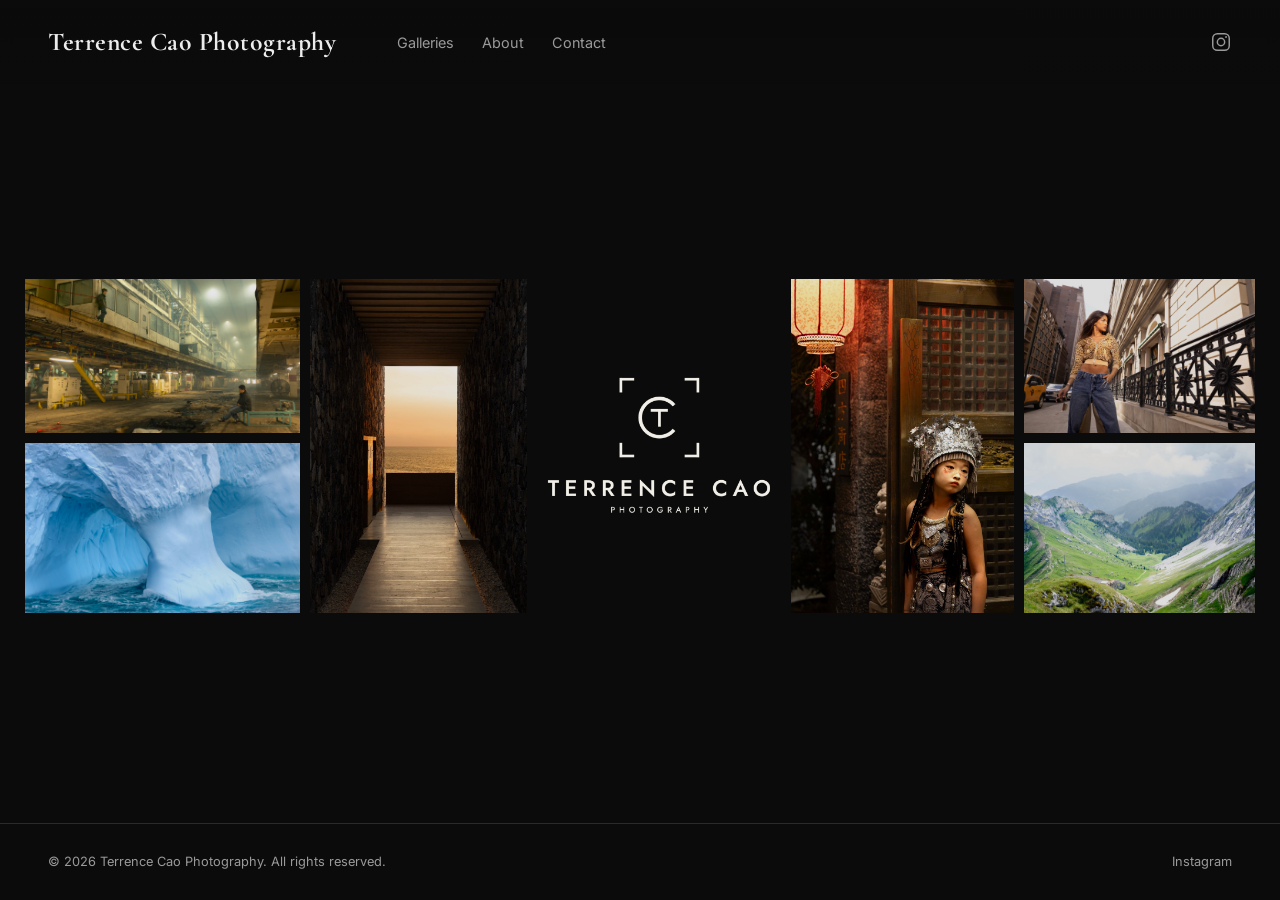
<file: index.html>
<!doctype html>
<html lang="en">
<head>
  <meta charset="utf-8">
  <meta name="viewport" content="width=device-width, initial-scale=1">
  <link rel="preconnect" href="https://fonts.googleapis.com">
  <link rel="preconnect" href="https://fonts.gstatic.com" crossorigin>
  <link href="https://fonts.googleapis.com/css2?family=Cormorant+Garamond:wght@400;500;700&family=Inter:wght@400;500&display=swap" rel="stylesheet">
  <link rel="stylesheet" href="css/style.css?v=20261119b">
  <title>Terrence Cao Photography</title>
  <meta name="description" content="Terrence Cao is a photographer from Texas. Award-winning industrial, landscape, Antarctic, street and portrait photography.">
  <link rel="canonical" href="https://terrencecaophoto.com/">
  <meta property="og:type" content="website">
  <meta property="og:site_name" content="Terrence Cao Photography">
  <meta property="og:title" content="Terrence Cao Photography">
  <meta property="og:description" content="Terrence Cao is a photographer from Texas. Award-winning industrial, landscape, Antarctic, street and portrait photography.">
  <meta property="og:image" content="https://terrencecaophoto.com/images/small/street/firstphotostreet.jpg">
  <meta name="twitter:card" content="summary_large_image">
  <link rel="icon" href="images/logo.png">
  <script type="application/ld+json">{"@context": "https://schema.org", "@type": "WebSite", "name": "Terrence Cao Photography", "url": "https://terrencecaophoto.com/"}</script>
  <script type="application/ld+json">{"@context": "https://schema.org", "@type": "Person", "name": "Terrence Cao", "url": "https://terrencecaophoto.com/", "image": "https://terrencecaophoto.com/images/about-portrait.jpg", "jobTitle": "Photographer", "affiliation": {"@type": "EducationalOrganization", "name": "St. Mark's School of Texas"}, "sameAs": ["https://www.instagram.com/terrence_cao_photo/"]}</script>
</head>
<body data-page="home">
  <main class="home">
    <h1 class="visually-hidden">Terrence Cao Photography</h1>
    <!-- A row of photos around your name. Choose the photos in the online
         editor (Home page), or they're taken from your galleries. -->
    <section class="home-strip" id="home-strip"></section>
  </main>
  <script src="js/site.js?v=20261119b"></script>
</body>
</html>
</file>
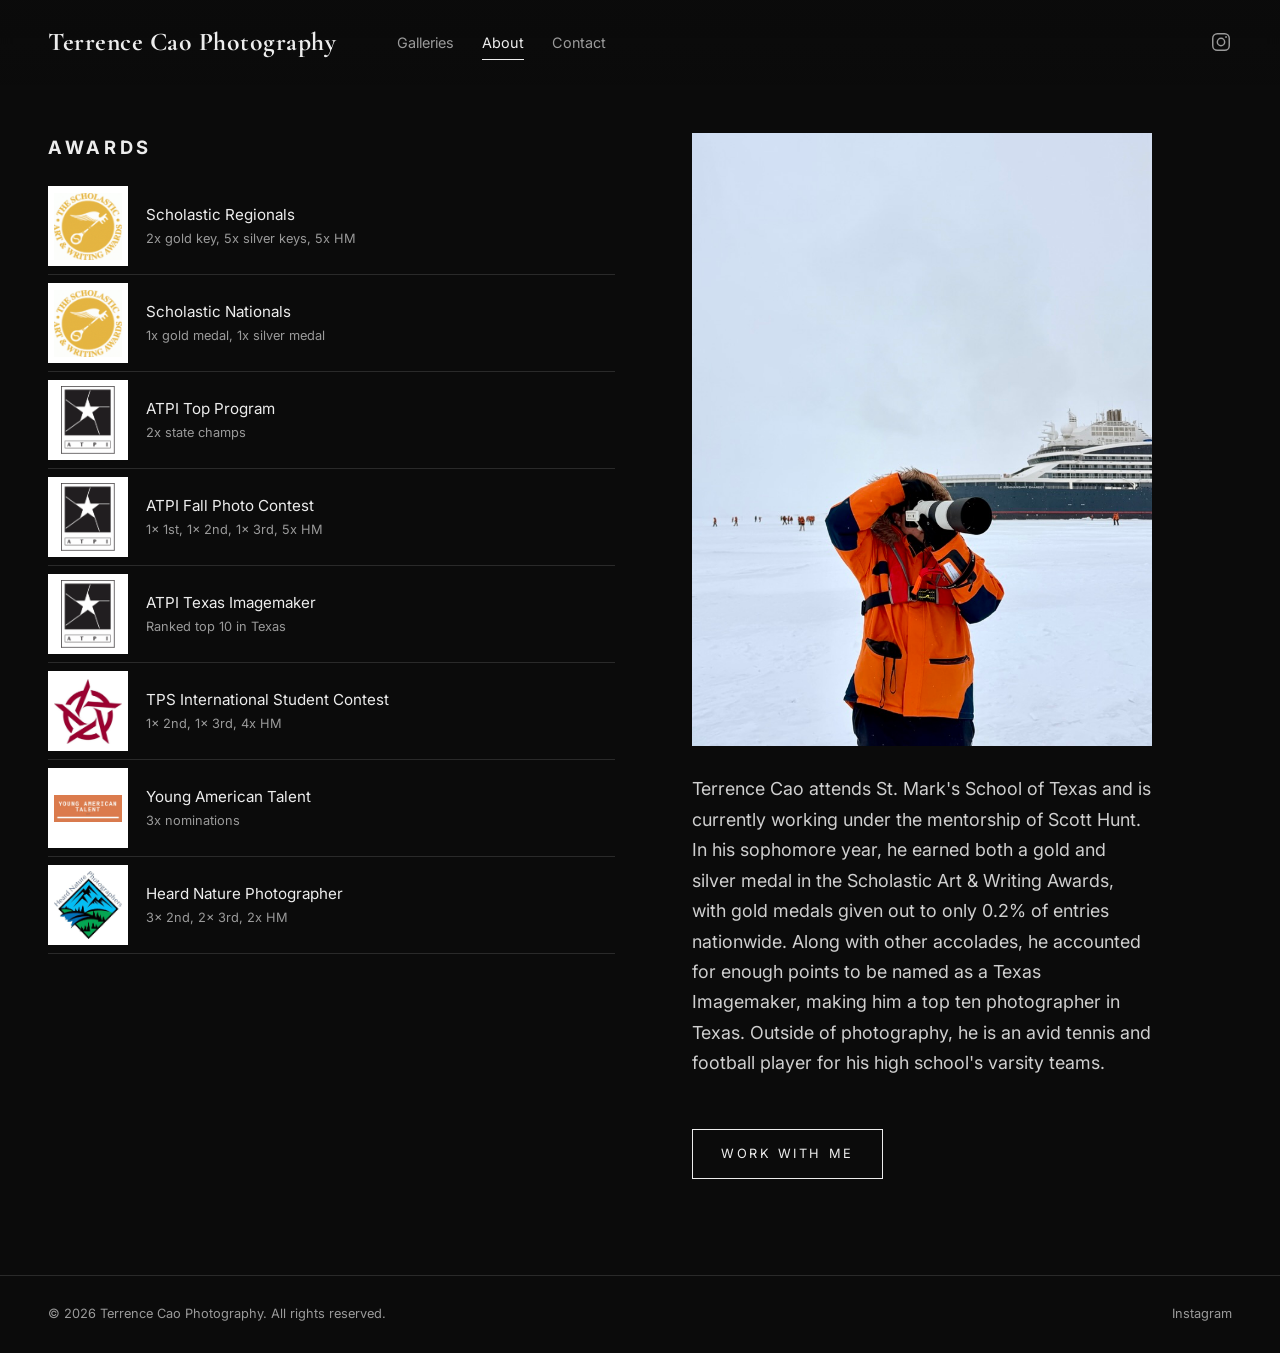
<file: about.html>
<!doctype html>
<html lang="en">
<head>
  <meta charset="utf-8">
  <meta name="viewport" content="width=device-width, initial-scale=1">
  <link rel="preconnect" href="https://fonts.googleapis.com">
  <link rel="preconnect" href="https://fonts.gstatic.com" crossorigin>
  <link href="https://fonts.googleapis.com/css2?family=Cormorant+Garamond:wght@400;500;700&family=Inter:wght@400;500&display=swap" rel="stylesheet">
  <link rel="stylesheet" href="css/style.css?v=20261119b">
  <title>About Terrence Cao — Terrence Cao Photography</title>
  <meta name="description" content="About Terrence Cao, a Texas photographer and Scholastic Art & Writing gold medalist ranked among the top ten Texas Imagemakers.">
  <link rel="canonical" href="https://terrencecaophoto.com/about.html">
  <meta property="og:type" content="website">
  <meta property="og:site_name" content="Terrence Cao Photography">
  <meta property="og:title" content="About Terrence Cao — Terrence Cao Photography">
  <meta property="og:description" content="About Terrence Cao, a Texas photographer and Scholastic Art & Writing gold medalist ranked among the top ten Texas Imagemakers.">
  <meta property="og:image" content="https://terrencecaophoto.com/images/small/street/firstphotostreet.jpg">
  <meta name="twitter:card" content="summary_large_image">
  <link rel="icon" href="images/logo.png">
  <script type="application/ld+json">{"@context": "https://schema.org", "@type": "Person", "name": "Terrence Cao", "url": "https://terrencecaophoto.com/", "image": "https://terrencecaophoto.com/images/about-portrait.jpg", "jobTitle": "Photographer", "affiliation": {"@type": "EducationalOrganization", "name": "St. Mark's School of Texas"}, "sameAs": ["https://www.instagram.com/terrence_cao_photo/"]}</script>
</head>
<body data-page="about">
  <main>
    <!-- Text and photo come from content/about.json (edit them in the online editor). -->
    <section class="about" id="about"></section>
  </main>
  <script src="js/site.js?v=20261119b"></script>
</body>
</html>
</file>
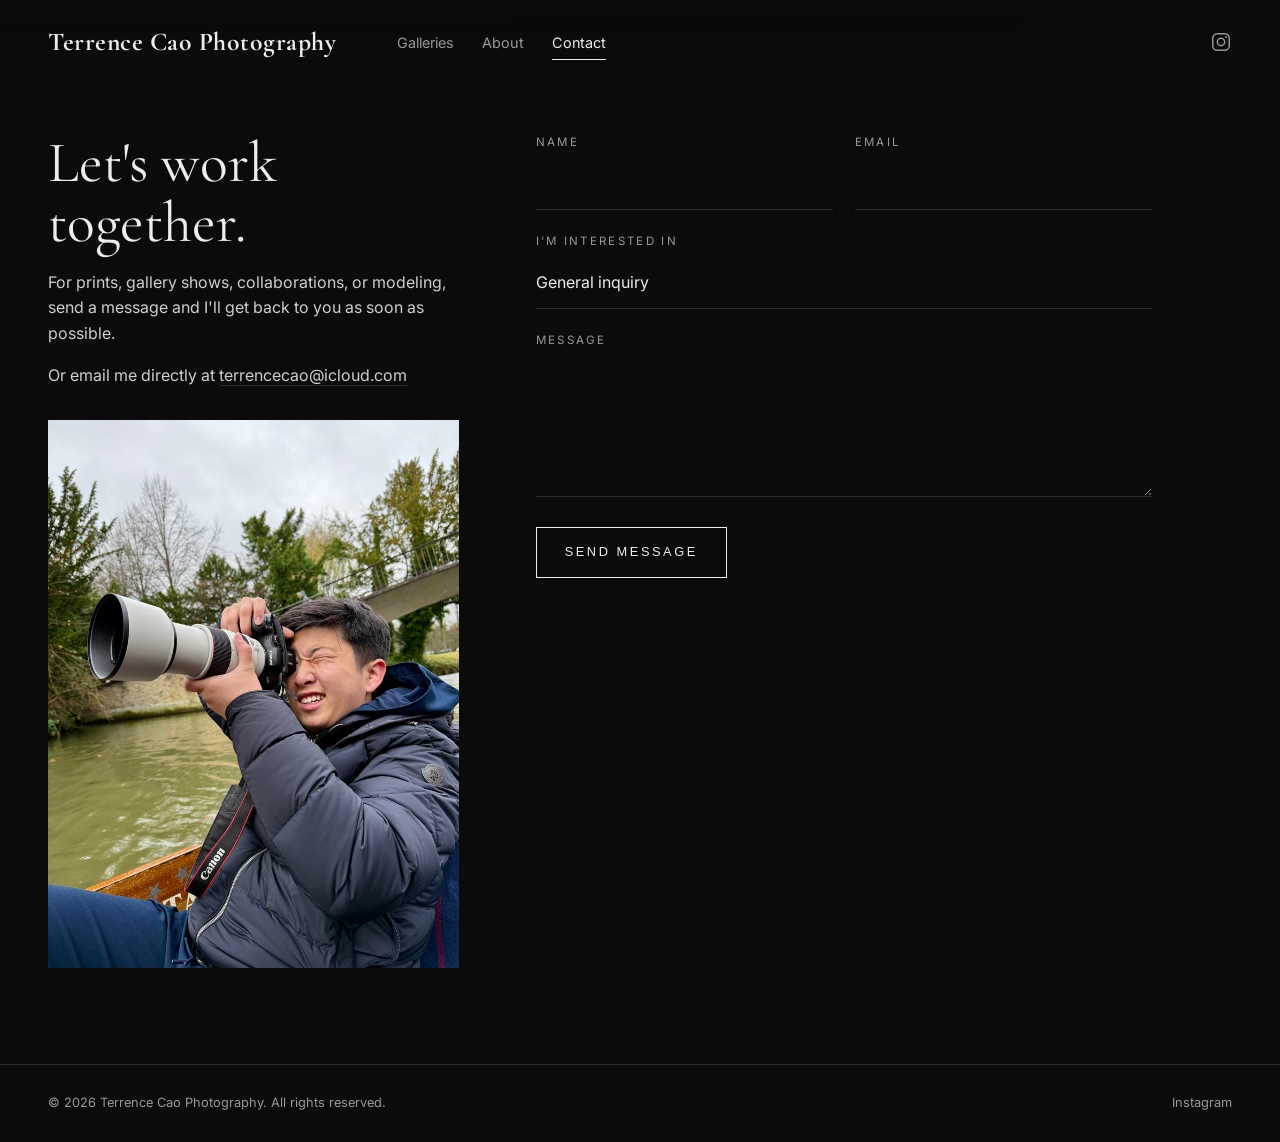
<file: contact.html>
<!doctype html>
<html lang="en">
<head>
  <meta charset="utf-8">
  <meta name="viewport" content="width=device-width, initial-scale=1">
  <link rel="preconnect" href="https://fonts.googleapis.com">
  <link rel="preconnect" href="https://fonts.gstatic.com" crossorigin>
  <link href="https://fonts.googleapis.com/css2?family=Cormorant+Garamond:wght@400;500;700&family=Inter:wght@400;500&display=swap" rel="stylesheet">
  <link rel="stylesheet" href="css/style.css?v=20261119b">
  <title>Contact — Terrence Cao Photography</title>
  <meta name="description" content="Contact Terrence Cao for prints, gallery shows, collaborations or modeling.">
  <link rel="canonical" href="https://terrencecaophoto.com/contact.html">
  <meta property="og:type" content="website">
  <meta property="og:site_name" content="Terrence Cao Photography">
  <meta property="og:title" content="Contact — Terrence Cao Photography">
  <meta property="og:description" content="Contact Terrence Cao for prints, gallery shows, collaborations or modeling.">
  <meta property="og:image" content="https://terrencecaophoto.com/images/small/street/firstphotostreet.jpg">
  <meta name="twitter:card" content="summary_large_image">
  <link rel="icon" href="images/logo.png">
</head>
<body data-page="contact">
  <main>
    <section class="contact">
      <!-- Text comes from content/contact.json (edit it in the online editor). -->
      <div class="contact-info" id="contact-intro"></div>

      <form class="form" id="contact-form">
        <div class="form-row">
          <div class="field">
            <label for="name">Name</label>
            <input id="name" name="name" autocomplete="name" required>
          </div>
          <div class="field">
            <label for="email">Email</label>
            <input id="email" name="email" type="email" autocomplete="email" required>
          </div>
        </div>
        <div class="field">
          <label for="subject">I'm interested in</label>
          <select id="subject" name="subject"></select>
        </div>
        <div class="field">
          <label for="message">Message</label>
          <textarea id="message" name="message" required></textarea>
        </div>
        <input class="hp" type="text" name="_honey" tabindex="-1" autocomplete="off" aria-hidden="true">
        <button class="button" type="submit">Send</button>
        <p class="form-status" role="status"></p>
      </form>
    </section>
  </main>
  <script src="js/site.js?v=20261119b"></script>
</body>
</html>
</file>
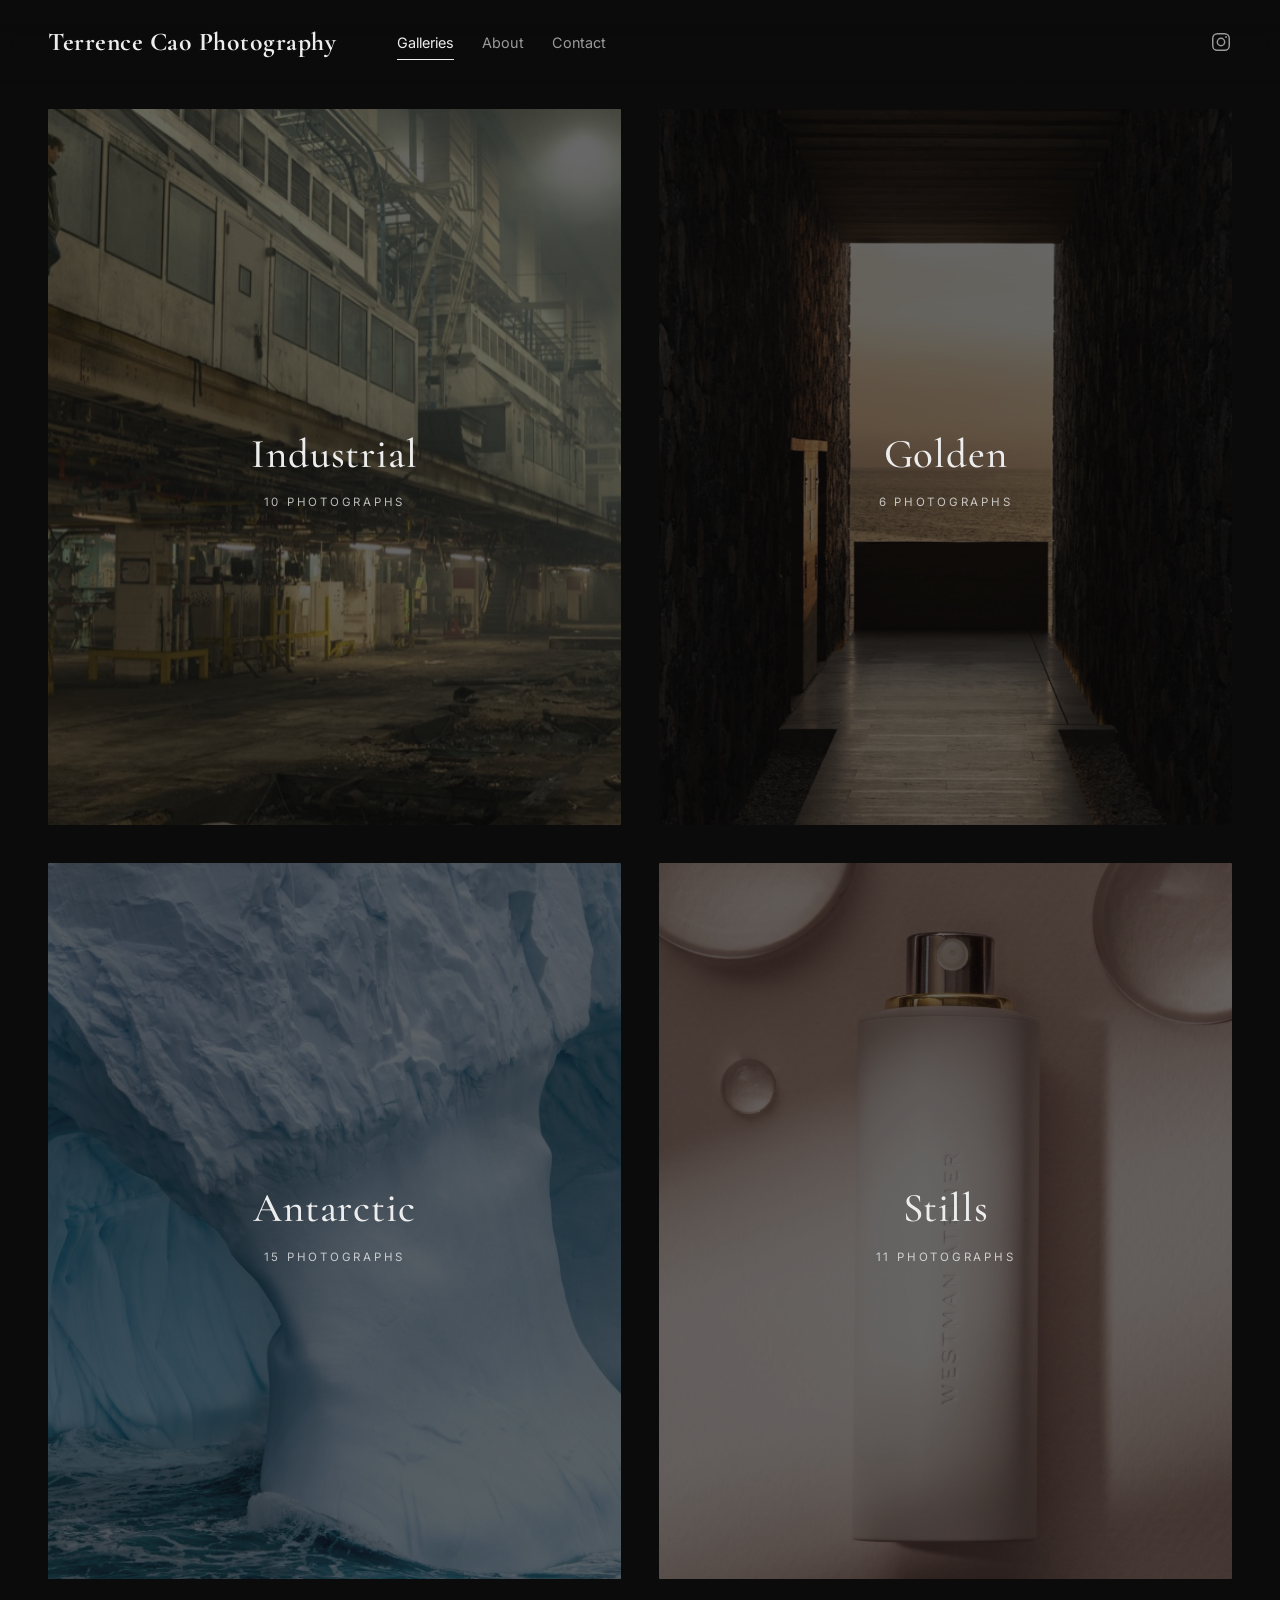
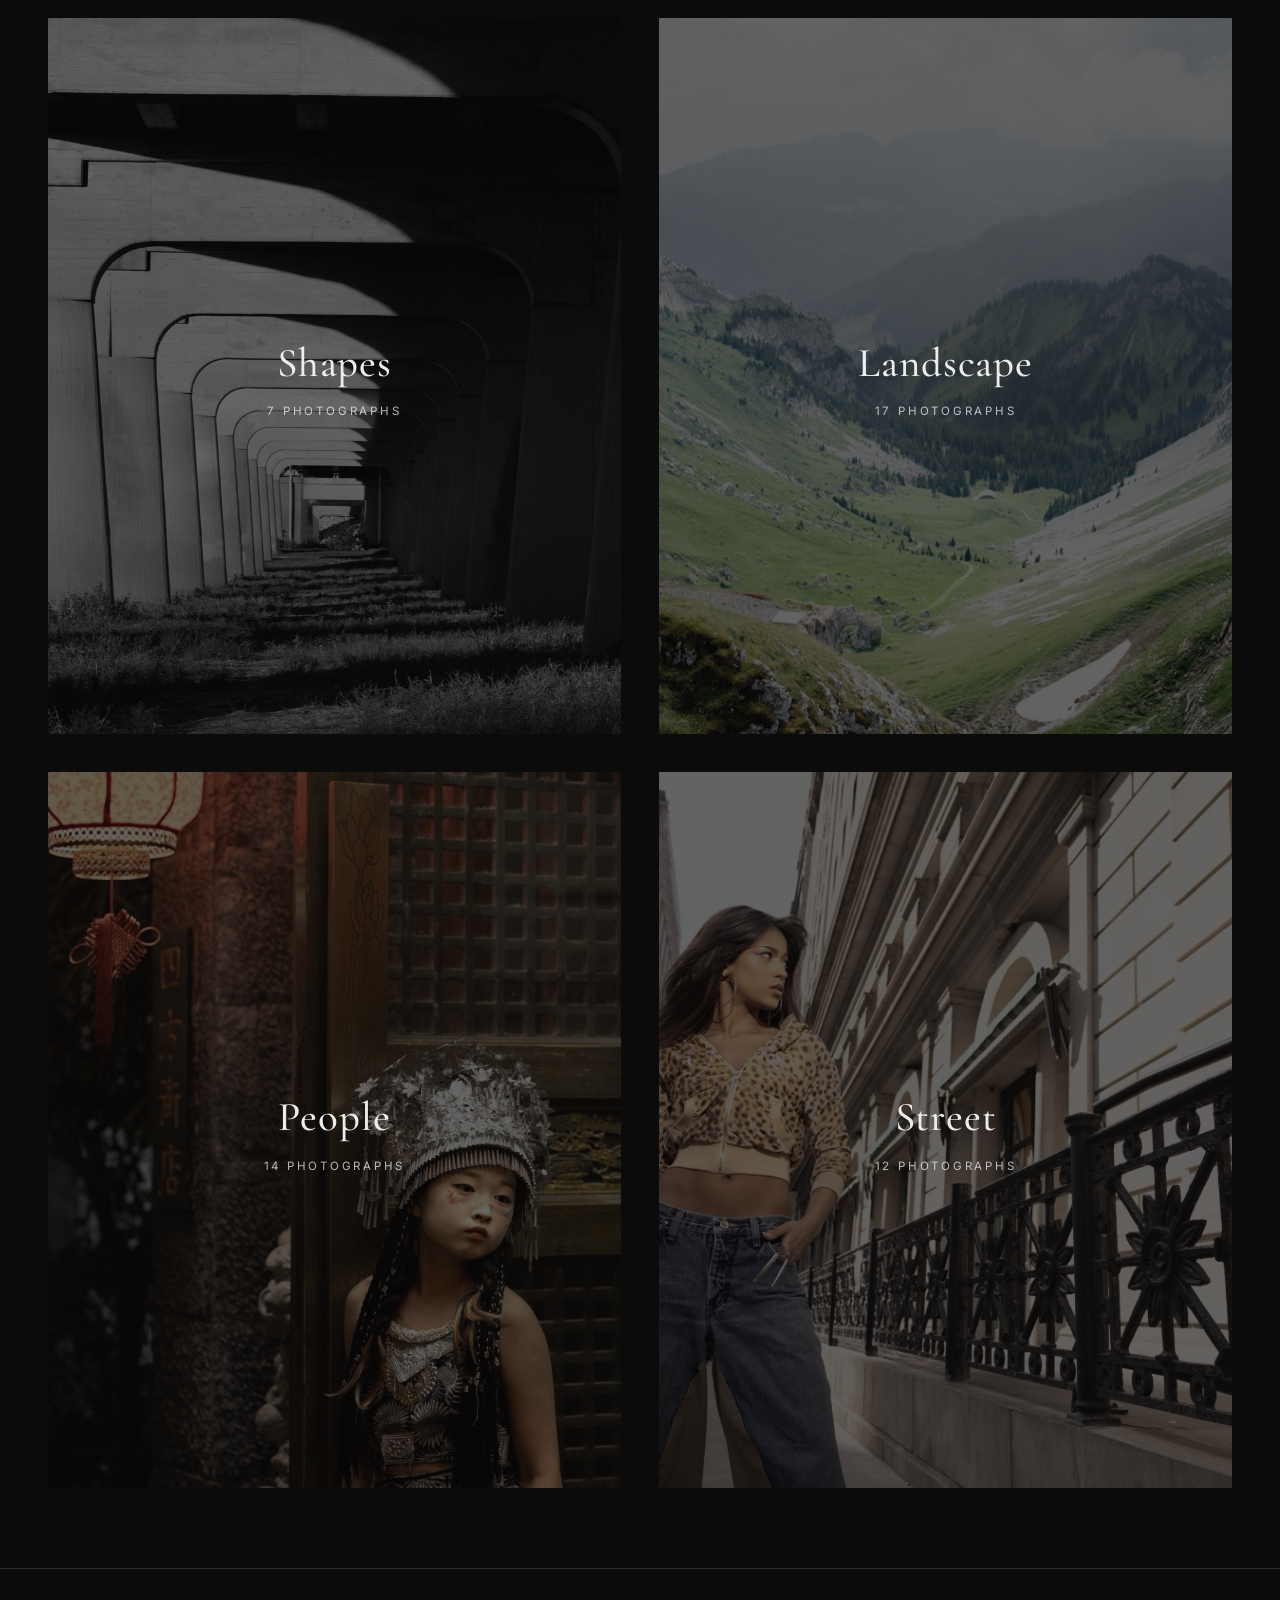
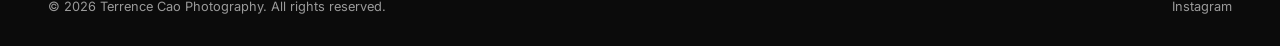
<file: galleries.html>
<!doctype html>
<html lang="en">
<head>
  <meta charset="utf-8">
  <meta name="viewport" content="width=device-width, initial-scale=1">
  <link rel="preconnect" href="https://fonts.googleapis.com">
  <link rel="preconnect" href="https://fonts.gstatic.com" crossorigin>
  <link href="https://fonts.googleapis.com/css2?family=Cormorant+Garamond:wght@400;500;700&family=Inter:wght@400;500&display=swap" rel="stylesheet">
  <link rel="stylesheet" href="css/style.css?v=20261119b">
  <title>Galleries — Terrence Cao Photography</title>
  <meta name="description" content="Photo galleries by Terrence Cao: Industrial, Golden, Antarctic, Stills, Shapes, Landscape, People and Street photography.">
  <link rel="canonical" href="https://terrencecaophoto.com/galleries.html">
  <meta property="og:type" content="website">
  <meta property="og:site_name" content="Terrence Cao Photography">
  <meta property="og:title" content="Galleries — Terrence Cao Photography">
  <meta property="og:description" content="Photo galleries by Terrence Cao: Industrial, Golden, Antarctic, Stills, Shapes, Landscape, People and Street photography.">
  <meta property="og:image" content="https://terrencecaophoto.com/images/small/street/firstphotostreet.jpg">
  <meta name="twitter:card" content="summary_large_image">
  <link rel="icon" href="images/logo.png">
</head>
<body data-page="galleries">
  <main>
    <!-- One tile per gallery, created from content/galleries.json -->
    <section class="portfolio-grid" id="portfolio-grid"></section>
  </main>
  <script src="js/site.js?v=20261119b"></script>
</body>
</html>
</file>
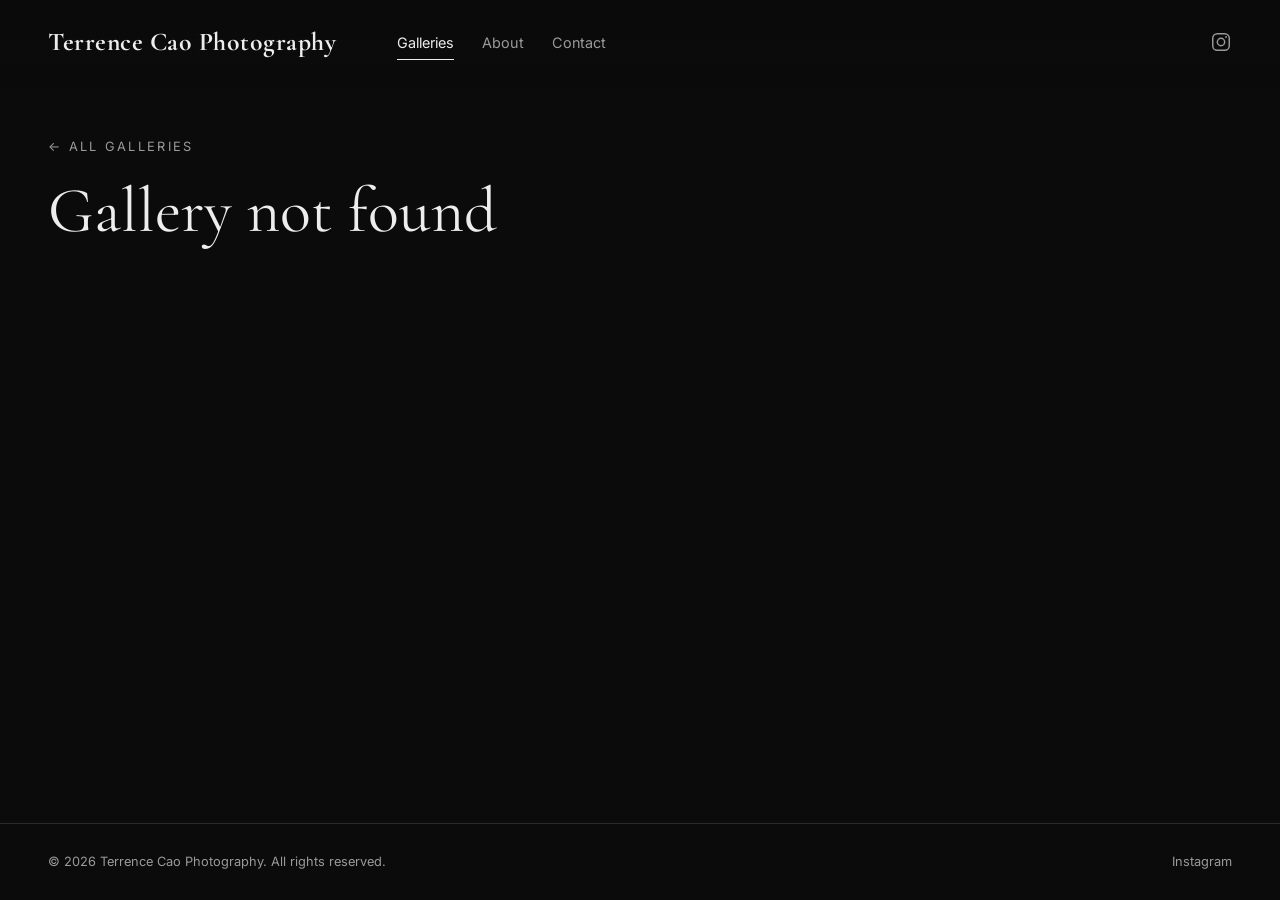
<file: gallery.html>
<!doctype html>
<html lang="en">
<head>
  <meta charset="utf-8">
  <meta name="viewport" content="width=device-width, initial-scale=1">
  <link rel="preconnect" href="https://fonts.googleapis.com">
  <link rel="preconnect" href="https://fonts.gstatic.com" crossorigin>
  <link href="https://fonts.googleapis.com/css2?family=Cormorant+Garamond:wght@400;500;700&family=Inter:wght@400;500&display=swap" rel="stylesheet">
  <link rel="stylesheet" href="css/style.css?v=20261119b">
  <title>Gallery — Terrence Cao Photography</title>
  <meta name="description" content="A photo gallery by Terrence Cao, photographer from Texas.">
  <meta property="og:type" content="website">
  <meta property="og:site_name" content="Terrence Cao Photography">
  <meta property="og:title" content="Gallery — Terrence Cao Photography">
  <meta property="og:description" content="A photo gallery by Terrence Cao, photographer from Texas.">
  <meta property="og:image" content="https://terrencecaophoto.com/images/small/street/firstphotostreet.jpg">
  <meta name="twitter:card" content="summary_large_image">
  <link rel="icon" href="images/logo.png">
</head>
<body data-page="gallery">
  <main>
    <!-- This one page shows every gallery: gallery.html?g=folder-name -->
    <header class="page-head" id="gallery-head"></header>
    <section class="masonry" id="masonry"></section>
    <nav class="gallery-nav" id="gallery-nav"></nav>
  </main>
  <script src="js/site.js?v=20261119b"></script>
</body>
</html>
</file>
<file: css/style.css>
/* ---------- Theme ---------- */
:root {
  --bg: #0b0b0b;
  --bg-soft: #151515;
  --text: #ededed;
  --muted: #9a9a9a;
  --line: #2a2a2a;
  --accent: #ffffff;
  --overlay: rgba(10, 10, 10, 0.62);
  --radius: 2px;
  --gutter: clamp(16px, 4vw, 48px);
  --font: "Inter", system-ui, -apple-system, "Segoe UI", Roboto, sans-serif;
  --font-display: "Cormorant Garamond", Georgia, serif;
}

*, *::before, *::after { box-sizing: border-box; }
html { -webkit-text-size-adjust: 100%; }
body {
  margin: 0;
  background: var(--bg);
  color: var(--text);
  font-family: var(--font);
  font-size: 16px;
  line-height: 1.6;
  -webkit-font-smoothing: antialiased;
  min-height: 100vh;
  display: flex;
  flex-direction: column;
}
main { flex: 1; }
img { display: block; max-width: 100%; }
a { color: inherit; text-decoration: none; }

/* ---------- Header ---------- */
.site-header {
  position: sticky;
  top: 0;
  z-index: 50;
  display: flex;
  align-items: center;
  gap: clamp(24px, 4vw, 56px);
  padding: 22px var(--gutter);
  background: linear-gradient(to bottom, rgba(11,11,11,.96), rgba(11,11,11,.85));
  backdrop-filter: blur(8px);
}
.brand { display: flex; align-items: baseline; gap: 10px; }
.brand-name {
  font-family: var(--font-display);
  font-size: 1.6rem;
  font-weight: 700;
  letter-spacing: .02em;
}
.brand-tag {
  font-size: .72rem;
  text-transform: uppercase;
  letter-spacing: .22em;
  color: var(--muted);
}
.nav { display: flex; gap: 28px; margin-right: auto; }
.header-icon { display: flex; color: var(--muted); transition: color .2s; }
.header-icon:hover { color: var(--text); }
.nav a {
  position: relative;
  font-size: .9rem;
  color: var(--muted);
  transition: color .2s;
}
.nav a:hover, .nav a.active { color: var(--text); }
.nav a.active::after {
  content: "";
  position: absolute;
  left: 0; right: 0; bottom: -6px;
  height: 1px;
  background: var(--text);
}
.nav-toggle {
  display: none;
  background: none;
  border: 0;
  color: var(--text);
  padding: 6px;
  cursor: pointer;
}
.nav-toggle span {
  display: block; width: 22px; height: 1.5px; background: currentColor; margin: 5px 0;
  transition: transform .25s, opacity .25s;
}

@media (max-width: 700px) {
  .nav-toggle { display: block; margin-left: auto; }
  .header-icon { margin-left: auto; }
  .header-icon + .nav-toggle { margin-left: 0; }
  .brand-tag { display: none; }
  .brand-name { font-size: 1.25rem; white-space: nowrap; }
  .nav {
    position: fixed;
    inset: 0;
    top: 0;
    flex-direction: column;
    align-items: center;
    justify-content: center;
    gap: 32px;
    background: var(--bg);
    opacity: 0;
    pointer-events: none;
    transition: opacity .3s;
    z-index: -1;
  }
  .nav a { font-size: 1.5rem; font-family: var(--font-display); }
  .nav a.active::after { display: none; }
  body.nav-open .nav { opacity: 1; pointer-events: auto; }
  /* The header's blur would trap the full-screen menu inside the header bar. */
  body.nav-open .site-header { backdrop-filter: none; -webkit-backdrop-filter: none; }
  body.nav-open { overflow: hidden; }
  body.nav-open .nav-toggle span:nth-child(1) { transform: translateY(6.5px) rotate(45deg); }
  body.nav-open .nav-toggle span:nth-child(2) { opacity: 0; }
  body.nav-open .nav-toggle span:nth-child(3) { transform: translateY(-6.5px) rotate(-45deg); }
}

/* ---------- Home: single row of photos around a signature ---------- */
.home {
  display: flex;
  align-items: center;
  justify-content: center;
  padding: 24px 2vw 40px;
}
.home-strip {
  display: flex;
  align-items: center;
  justify-content: center;
  gap: 0.8vw;
  width: 100%;
  margin: 0 auto;
}
/* Each side: wide photos stacked on the outside, tall photo next to the logo.
   The script sizes every photo exactly so nothing is cropped. */
.strip-side, .strip-stack { display: flex; gap: inherit; flex: 0 0 auto; }
.strip-side { align-items: center; }
.strip-stack { flex-direction: column; }
.strip-photo {
  flex: 0 0 auto;
  overflow: hidden;
  background: #181818; /* shows the photo's frame while it downloads */
  opacity: 0;
  transform: translateY(14px);
}
.strip-photo.sized { animation: tile-in .9s cubic-bezier(.2,.7,.2,1) forwards; }
.strip-photo img {
  display: block;
  width: 100%;
  height: 100%;
  object-fit: cover;
  filter: brightness(.9);
  transition: transform .5s cubic-bezier(.2,.7,.2,1), filter .4s ease;
}
.strip-photo:hover img { transform: scale(1.05); filter: none; }
.strip-break { display: none; }
.signature {
  flex: 0 0 14vw;
  min-width: 0;
  display: flex;
  align-items: center;
  justify-content: center;
  padding: 0 clamp(4px, 1vw, 16px);
  opacity: 0;
  animation: sig-in 1.4s ease .1s forwards;
}
.signature span {
  font-family: var(--font-display);
  font-weight: 700;
  letter-spacing: .02em;
  display: block;
  font-size: clamp(2.2rem, 3.6vw, 5rem); /* shrunk automatically to fit long names */
  line-height: 1.1;
  text-align: center;
  color: var(--text);
  transition: opacity .3s;
}
.signature img { width: 100%; height: auto; }
/* A logo image gets a wider spot so its small text stays readable */
.signature.has-logo { flex-basis: clamp(220px, 19vw, 420px); padding: 0 .6vw; }
.signature.has-logo:hover img { opacity: .8; }
.signature img { transition: opacity .3s; }
.signature:hover span { opacity: .75; }
@keyframes sig-in {
  from { opacity: 0; filter: blur(6px); }
  to { opacity: 1; filter: none; }
}
@media (max-width: 760px) {
  .home { padding: 24px 16px 40px; }
  .home-strip { flex-wrap: wrap; gap: 10px; }
  .strip-side { flex-basis: 100%; justify-content: center; }
  .signature, .signature.has-logo { order: -1; flex-basis: 100%; margin-bottom: 20px; }
  .signature.has-logo img { max-width: 320px; }
}

/* ---------- Galleries: portfolio grid with reveal effect ---------- */
.portfolio-grid {
  display: grid;
  grid-template-columns: repeat(2, 1fr);
  gap: clamp(16px, 3vw, 40px);
  padding: 24px var(--gutter) 80px;
}
@media (max-width: 700px) {
  .portfolio-grid { grid-template-columns: 1fr; }
}
.tile {
  position: relative;
  display: block;
  aspect-ratio: 4 / 5;
  overflow: hidden;
  background: var(--bg-soft);
  border-radius: var(--radius);
  opacity: 0;
  transform: translateY(24px);
  animation: tile-in .9s cubic-bezier(.2,.7,.2,1) forwards;
}
.tile img {
  width: 100%;
  height: 100%;
  object-fit: cover;
  transform: scale(1.06);
  filter: grayscale(.35);
  transition: transform 1.2s cubic-bezier(.2,.7,.2,1), filter .6s ease;
}
.tile-overlay {
  position: absolute;
  inset: 0;
  display: flex;
  flex-direction: column;
  align-items: center;
  justify-content: center;
  gap: 6px;
  padding: 24px;
  text-align: center;
  background: var(--overlay);
  transition: opacity .45s ease;
}
.tile-title {
  margin: 0;
  font-family: var(--font-display);
  font-size: clamp(1.8rem, 3.2vw, 2.8rem);
  font-weight: 500;
  letter-spacing: .02em;
}
.tile-count {
  font-size: .72rem;
  text-transform: uppercase;
  letter-spacing: .24em;
  color: rgba(255,255,255,.7);
}
/* The reveal: overlay fades away, photo returns to full colour */
.tile:hover .tile-overlay,
.tile:focus-visible .tile-overlay,
.tile.revealed .tile-overlay { opacity: 0; }
.tile:hover img,
.tile:focus-visible img,
.tile.revealed img { transform: scale(1); filter: none; }
.tile:focus-visible { outline: 1px solid var(--text); outline-offset: 4px; }

@keyframes tile-in {
  to { opacity: 1; transform: none; }
}

/* ---------- Page headings ---------- */
.page-head {
  padding: 48px var(--gutter) 32px;
  max-width: 900px;
}
.page-head h1 {
  margin: 0 0 8px;
  font-family: var(--font-display);
  font-size: clamp(2.4rem, 6vw, 4rem);
  font-weight: 400;
  line-height: 1.05;
}
.page-head p { margin: 0; color: var(--muted); }
.back-link {
  display: inline-block;
  margin-bottom: 20px;
  font-size: .8rem;
  letter-spacing: .18em;
  text-transform: uppercase;
  color: var(--muted);
}
.back-link:hover { color: var(--text); }

/* ---------- Gallery: masonry ---------- */
.masonry {
  columns: 3 320px;
  column-gap: 16px;
  padding: 0 var(--gutter) 80px;
}
.masonry button {
  display: block;
  width: 100%;
  margin: 0 0 16px;
  padding: 0;
  border: 0;
  background: var(--bg-soft);
  cursor: zoom-in;
  break-inside: avoid;
  overflow: hidden;
  border-radius: var(--radius);
}
.masonry img {
  width: 100%;
  height: auto;
  opacity: 0;
  transition: opacity .6s ease, transform .6s ease;
}
.masonry img.loaded { opacity: 1; }
.masonry button:hover img { transform: scale(1.02); }

.gallery-nav {
  display: flex;
  justify-content: space-between;
  gap: 16px;
  padding: 0 var(--gutter) 64px;
  font-size: .85rem;
  color: var(--muted);
}
.gallery-nav a:hover { color: var(--text); }

/* ---------- Lightbox ---------- */
.lightbox {
  position: fixed;
  inset: 0;
  z-index: 100;
  display: flex;
  align-items: center;
  justify-content: center;
  background: rgba(5,5,5,.97);
  opacity: 0;
  pointer-events: none;
  transition: opacity .3s;
}
.lightbox.open { opacity: 1; pointer-events: auto; }
.lightbox img {
  max-width: calc(100vw - 140px);
  max-height: calc(100vh - 120px);
  object-fit: contain;
  user-select: none;
}
.lb-btn {
  position: absolute;
  background: none;
  border: 0;
  color: var(--text);
  font-size: 2rem;
  line-height: 1;
  padding: 16px;
  cursor: pointer;
  opacity: .6;
  transition: opacity .2s;
}
.lb-btn:hover { opacity: 1; }
.lb-close { top: 12px; right: 16px; }
.lb-prev { left: 12px; top: 50%; transform: translateY(-50%); }
.lb-next { right: 12px; top: 50%; transform: translateY(-50%); }
.lb-counter {
  position: absolute;
  bottom: 20px;
  left: 50%;
  transform: translateX(-50%);
  font-size: .8rem;
  letter-spacing: .15em;
  color: var(--muted);
}
@media (max-width: 700px) {
  .lightbox img { max-width: 100vw; max-height: calc(100vh - 140px); }
  .lb-prev, .lb-next { top: auto; bottom: 4px; transform: none; }
}

/* ---------- About ---------- */
.about {
  display: grid;
  grid-template-columns: minmax(0, 1fr) minmax(280px, 460px);
  gap: clamp(32px, 6vw, 96px);
  align-items: start;
  padding: 48px var(--gutter) 96px;
  max-width: 1200px;
}
.about-photo { display: block; height: auto; width: 100%; background: var(--bg-soft); margin-bottom: 28px; }
.about .about-awards h2 {
  margin: 0 0 16px;
  font-size: 1.15rem;
  font-weight: 700;
  letter-spacing: .2em;
  color: var(--text);
}
.about-side p { font-size: 1.12rem; line-height: 1.7; }
.about h1 {
  margin: 0 0 24px;
  font-family: var(--font-display);
  font-size: clamp(2.4rem, 5vw, 3.6rem);
  font-weight: 400;
  line-height: 1.05;
}
.about p { color: #cfcfcf; max-width: 60ch; }
.about h2 {
  margin: 40px 0 12px;
  font-size: .78rem;
  font-weight: 500;
  letter-spacing: .22em;
  text-transform: uppercase;
  color: var(--muted);
}
.about ul { margin: 0; padding: 0; list-style: none; }
.about li { padding: 8px 0; border-bottom: 1px solid var(--line); color: #cfcfcf; }
.award {
  display: flex;
  align-items: center;
  gap: 18px;
  padding: 12px 0;
}
.award-logo {
  flex: 0 0 80px;
  height: 80px;
  display: flex;
  align-items: center;
  justify-content: center;
}
.award-logo:empty { border: 1px dashed var(--line); }
.award-logo:not(:empty) { background: #fff; padding: 6px; }
.award-logo img { width: 100%; height: 100%; object-fit: contain; }
a.award-logo { transition: opacity .2s; }
a.award-logo:hover { opacity: .8; }
.award-text { flex: 1; display: grid; gap: 2px; min-width: 0; }
.award-title { color: var(--text); font-size: .95rem; }
.award-org { font-size: .8rem; color: var(--muted); }
.award-year { font-size: .85rem; color: var(--muted); white-space: nowrap; }
.button {
  display: inline-block;
  margin-top: 32px;
  padding: 14px 28px;
  border: 1px solid var(--text);
  font-size: .8rem;
  letter-spacing: .2em;
  text-transform: uppercase;
  background: transparent;
  color: var(--text);
  cursor: pointer;
  transition: background .2s, color .2s;
}
.button:hover { background: var(--text); color: var(--bg); }
@media (max-width: 800px) {
  .about { grid-template-columns: 1fr; }
  .about-side { order: -1; }
  .about-photo { max-width: 480px; }
}

/* ---------- Contact ---------- */
.contact {
  display: grid;
  grid-template-columns: minmax(0, 4fr) minmax(0, 6fr);
  gap: clamp(32px, 6vw, 96px);
  padding: 48px var(--gutter) 96px;
  max-width: 1200px;
}
.contact h1 {
  margin: 0 0 16px;
  font-family: var(--font-display);
  font-size: clamp(2.4rem, 5vw, 3.6rem);
  font-weight: 400;
  line-height: 1.05;
}
.contact-info p { color: #cfcfcf; }
.contact-info a { border-bottom: 1px solid var(--line); }
.contact-info a:hover { border-color: var(--text); }
.contact-photo {
  display: block;
  width: 100%;
  height: auto;
  margin-top: 32px;
  background: var(--bg-soft);
}
.form { display: grid; gap: 22px; align-content: start; }
.form-row { display: grid; grid-template-columns: 1fr 1fr; gap: 22px; }
.field { display: grid; gap: 8px; }
.field label {
  font-size: .72rem;
  letter-spacing: .2em;
  text-transform: uppercase;
  color: var(--muted);
}
.field input, .field select, .field textarea {
  width: 100%;
  padding: 12px 0;
  border: 0;
  border-bottom: 1px solid var(--line);
  background: transparent;
  color: var(--text);
  font: inherit;
  border-radius: 0;
  transition: border-color .2s;
}
.field select { appearance: none; cursor: pointer; }
.field select option { background: var(--bg-soft); }
.field textarea { min-height: 140px; resize: vertical; }
.field input:focus, .field select:focus, .field textarea:focus {
  outline: none;
  border-color: var(--text);
}
.form .button { margin-top: 8px; justify-self: start; align-self: start; line-height: 1.6; }
.form-status { min-height: 1.6em; font-size: .9rem; color: var(--muted); }
.form-status.ok { color: #9be39b; }
.form-status.err { color: #f19a9a; }
.hp { position: absolute; left: -9999px; }
@media (max-width: 800px) {
  .contact { grid-template-columns: 1fr; }
  .form-row { grid-template-columns: 1fr; }
  .contact-photo { max-width: 480px; }
}
@media (max-width: 500px) {
  .award-logo { flex-basis: 68px; height: 68px; }
  .award { gap: 16px; }
}

/* ---------- Footer ---------- */
.site-footer {
  display: flex;
  justify-content: space-between;
  flex-wrap: wrap;
  gap: 12px;
  padding: 28px var(--gutter);
  border-top: 1px solid var(--line);
  font-size: .8rem;
  color: var(--muted);
}
.site-footer .social { display: flex; gap: 20px; }
.site-footer a:hover { color: var(--text); }

@media (prefers-reduced-motion: reduce) {
  *, *::before, *::after { animation: none !important; transition: none !important; }
  .tile { opacity: 1; transform: none; }
}

/* Text for search engines and screen readers that isn't shown on screen. */
.visually-hidden {
  position: absolute; width: 1px; height: 1px; margin: -1px; padding: 0;
  overflow: hidden; clip: rect(0 0 0 0); white-space: nowrap; border: 0;
}
</file>
